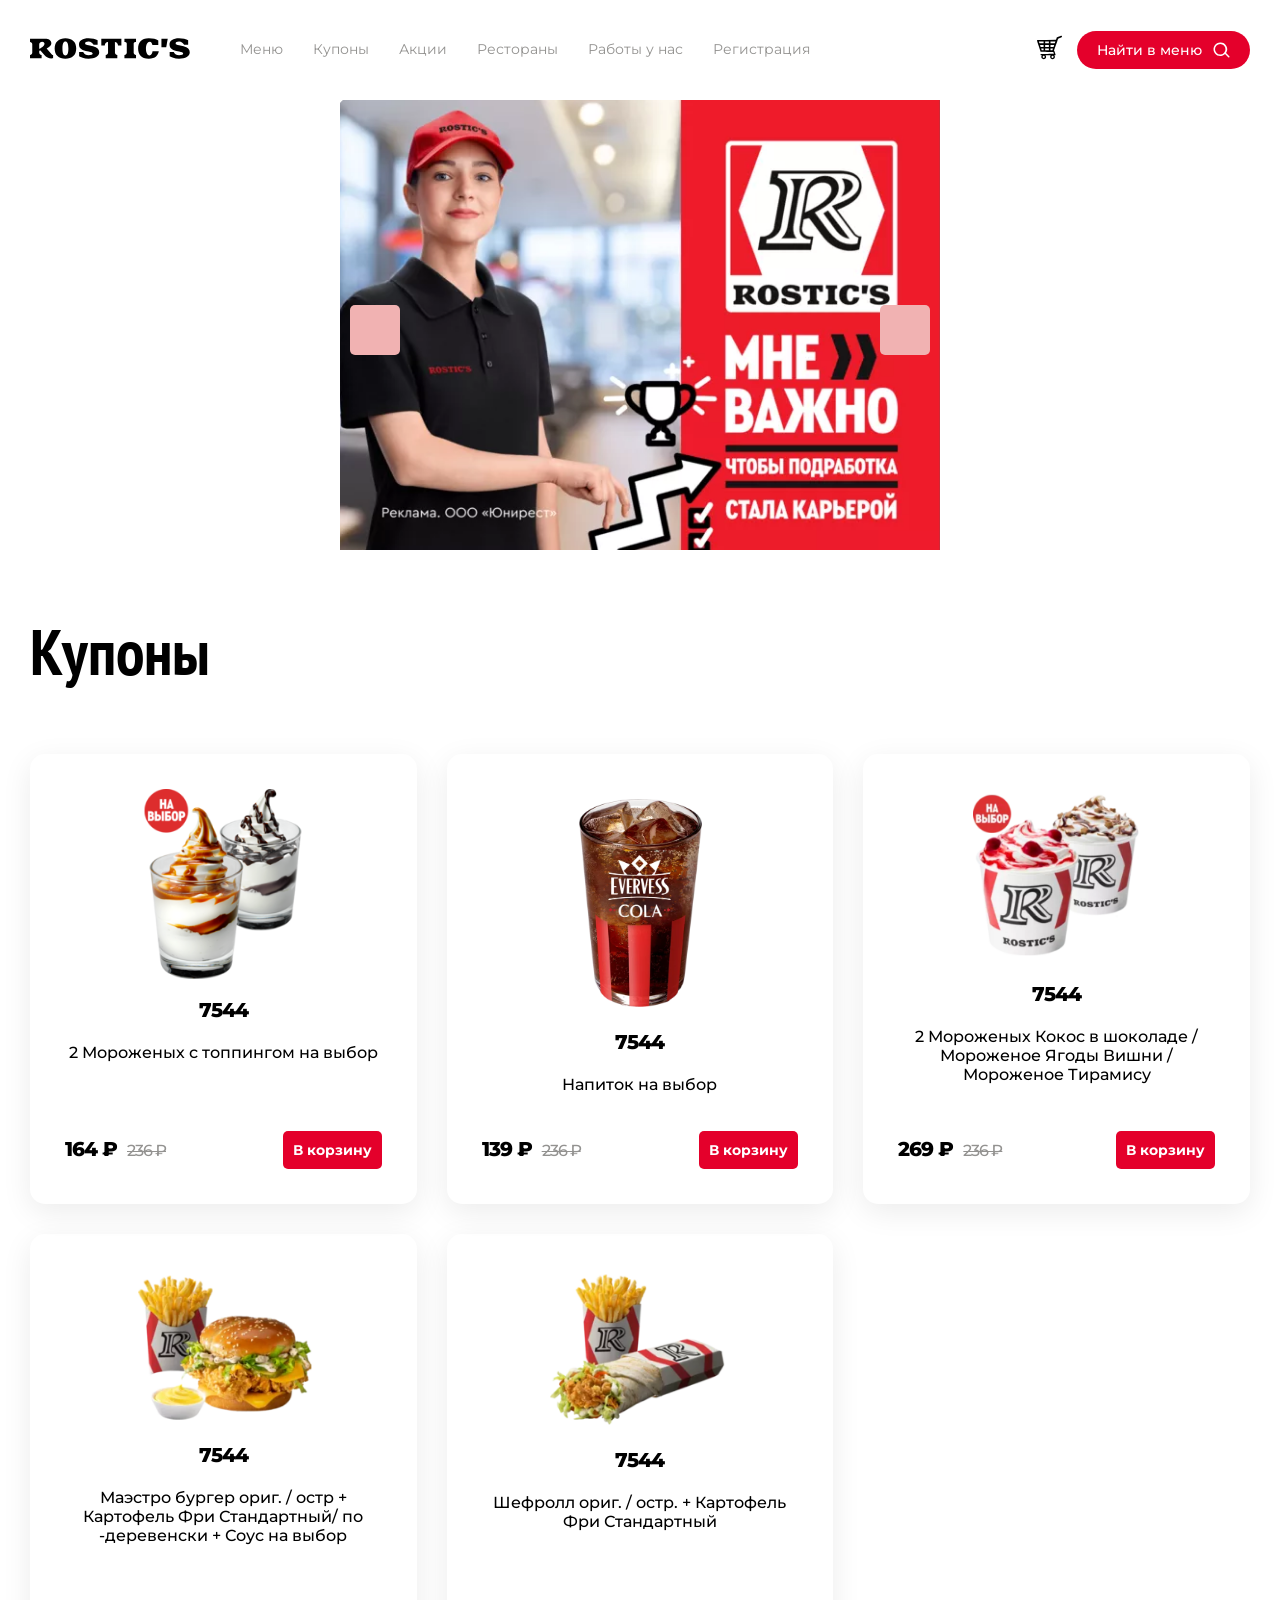
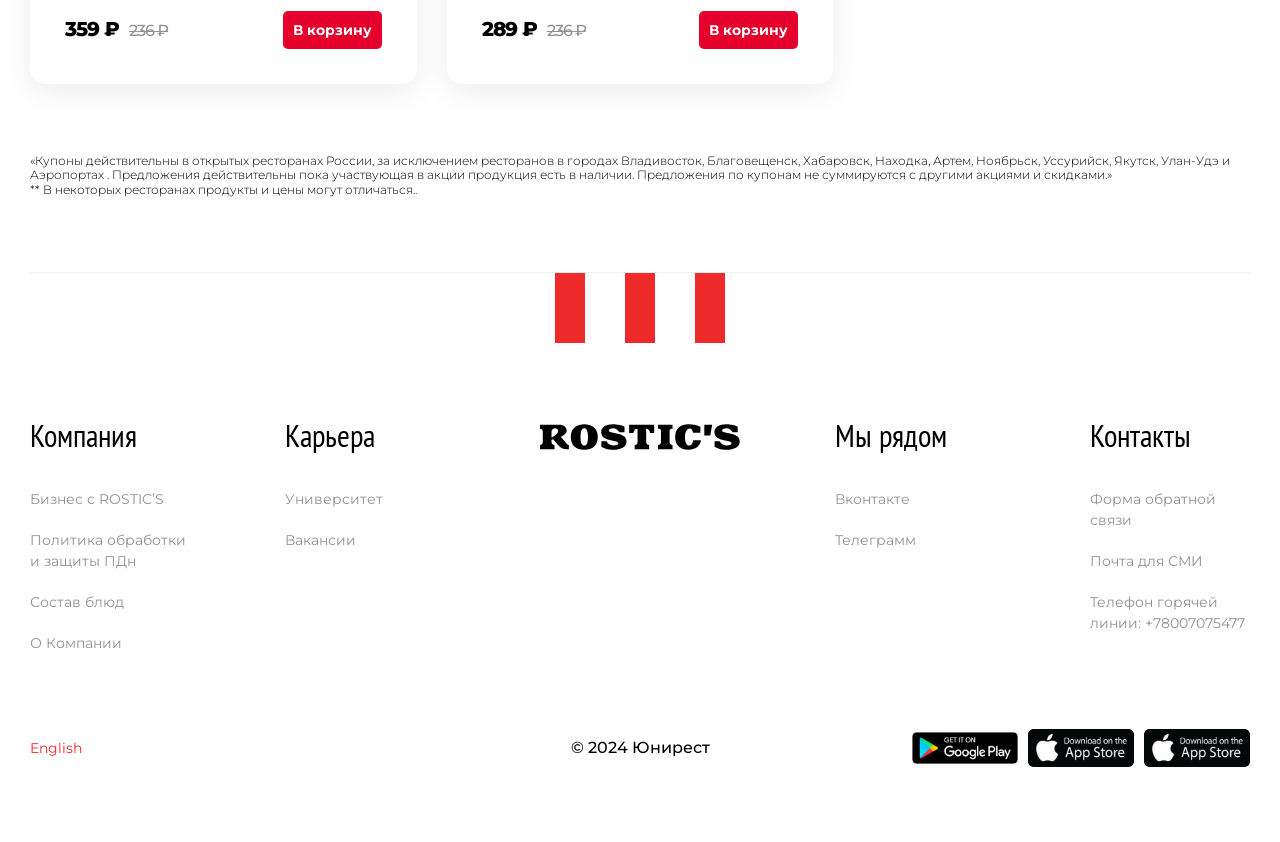
<file: index.html>
<!DOCTYPE html>
<html lang="ru">
<head>
    <meta charset="UTF-8">
    <meta name="viewport" content="width=device-width, initial-scale=1.0">
    <link rel="stylesheet" href="css/null.css">
    <link rel="stylesheet" href="css/style.css">
    <link rel="stylesheet" href="css/burger.css">
    <link rel="stylesheet" href="css/modal.css">
    <title>Document</title>
</head>
<body>
    <div class="wrapper">
        <header>
            <div class="header visible" id="header">
                <div class="header_section __container">
                    <div class="row">
                        <a href="index.html" class="header_logo">
                            <svg width="401" height="53" viewBox="0 0 401 53" fill="none"><path d="M88.6729 0.763672C72.6667 0.763672 61.7332 9.95125 61.7332 26.4334C61.7332 42.9155 71.9425 52.1727 88.6729 52.1727C105.403 52.1727 115.81 42.9149 115.81 26.4334C115.81 9.95191 105.535 0.763672 88.6729 0.763672ZM88.6729 43.6156C83.6665 43.6156 81.2961 37.9352 81.2961 26.4327C81.2961 14.9302 83.6671 9.03853 88.6729 9.03853C93.6788 9.03853 96.182 14.86 96.182 26.4327C96.182 38.0055 93.7449 43.6156 88.6729 43.6156Z" fill="#fff"></path><path d="M329.497 23.2775H341.418L345.239 1.81641H329.431L329.497 23.2775Z" fill="#fff"></path><path d="M299.236 43.6165C293.505 43.6165 290.607 35.9014 290.607 26.4336C290.607 16.9658 294.361 9.25003 300.026 9.25003C304.668 9.25003 306.346 14.9009 306.8 17.7906H321.565V6.09455C315.901 2.37739 308.589 0.694336 297.721 0.694336C278.422 0.694336 270.979 12.1962 270.979 26.4343C270.979 40.6723 278.422 52.0338 297.721 52.0338C314.619 52.0338 321.149 42.9748 322.803 33.2537H307.155C306.407 38.2918 304.471 43.6178 299.236 43.6178V43.6165Z" fill="#fff"></path><path d="M158 20.6125L146.67 18.0174C141.269 16.7549 138.107 16.1939 138.107 13.5285C138.107 10.8632 141.269 8.96953 146.67 8.96953C152.44 8.96953 156.126 12.3573 159.379 17.1591H169.46V5.81339C165.508 2.79767 154.377 0.693359 146.67 0.693359C131.849 0.693359 122.76 6.7248 122.76 15.913C122.76 25.1013 128.092 30.0245 139.82 32.4647L146.669 33.7974C153.717 35.1996 157.011 36.3925 157.011 39.0572C157.011 41.7219 153.652 43.3354 146.669 43.3354C140.366 43.3354 136.185 40.4194 133.3 35.1458H123.088V45.9305C127.567 48.8058 134.615 51.8924 146.669 51.8924C162.675 51.8924 173.477 46.0014 173.477 35.8315C173.477 27.9766 168.472 22.997 157.999 20.6125H158Z" fill="#fff"></path><path d="M178.712 18.4921H187.259C187.702 14.2566 191.09 9.83602 195.508 10.1628C195.51 10.1628 195.511 10.1628 195.513 10.1628L195.639 37.0943C195.639 39.9696 192.938 42.5647 189.975 42.5647H189.778V50.9105H218.825V42.5647H218.628C215.663 42.5647 212.963 39.9696 212.963 37.0943L212.831 10.1628C216.849 10.3734 220.34 13.8097 220.472 17.7375L220.495 18.4928H229.035V1.81641H178.712V18.4921Z" fill="#fff"></path><path d="M236.689 10.1625H238.402C240.773 10.1625 242.551 11.9859 242.551 14.4406V37.0946C242.551 39.9699 239.851 42.5651 236.887 42.5651H236.689V50.9108H265.736V42.5651H265.539C262.575 42.5651 259.875 39.9699 259.875 37.0946V14.44C259.875 11.9859 261.521 10.1618 263.892 10.1618H265.736V1.81543H236.689V10.1618V10.1625Z" fill="#fff"></path><path d="M54.1428 40.4604L41.6279 26.0832C49.334 22.6463 53.4841 18.7191 53.4841 13.3885C53.4841 5.25273 45.5795 1.81641 38.5321 1.81641H0V10.1628C2.96421 10.1628 5.5984 12.7579 5.5984 15.6332V37.0943C5.5984 39.9696 2.96355 42.5647 0 42.5647V50.9104H29.0606V42.5647H28.7843C25.8201 42.5647 23.1198 39.9696 23.1198 37.0943V31.9743L26.1495 31.1324L35.9634 42.4945C40.5082 47.7543 47.1615 51.3035 53.6163 51.3035C54.6921 51.3035 56.062 51.2359 57.8436 50.9531V42.5647C55.8321 42.5647 54.4938 40.8882 54.1434 40.4604H54.1428ZM23.1191 27.6961L23.053 16.124C23.053 11.565 26.873 9.18051 30.4298 9.18051C33.4595 9.18051 36.2921 10.9338 36.2921 14.5807C36.2921 20.332 27.0707 25.662 23.1185 27.6961H23.1191Z" fill="#fff"></path><path d="M384.963 20.6125L373.634 18.0174C368.232 16.7549 365.071 16.1939 365.071 13.5285C365.071 10.8632 368.232 8.96953 373.634 8.96953C379.404 8.96953 383.089 12.3573 386.342 17.1591H396.424V5.81339C392.472 2.79767 381.341 0.693359 373.634 0.693359C358.813 0.693359 349.724 6.7248 349.724 15.913C349.724 25.1013 355.056 30.0245 366.783 32.4647L373.633 33.7974C380.681 35.1996 383.975 36.3925 383.975 39.0572C383.975 41.7219 380.616 43.3354 373.633 43.3354C367.33 43.3354 363.149 40.4194 360.264 35.1458H350.052V45.9305C354.531 48.8058 361.579 51.8924 373.633 51.8924C389.639 51.8924 400.441 46.0014 400.441 35.8315C400.441 27.9766 395.435 22.997 384.963 20.6125H384.963Z" fill="#fff"></path></svg>
                        </a>
                        <nav class="menu none">
                            <a href="#">Меню</a>
                            <a href="#">Купоны</a>
                            <a href="#">Акции</a>
                            <a href="#">Рестораны</a>
                            <a href="#">Работы у нас</a>
                            <a href="reg.html">Регистрация</a>
                        </nav>
                    </div>
                    <div class="bottom_header flex_row">
                        <button class="burger-menu" id="burgerMenuBtn">&#9776;</button>
                        <button onclick="openModal(2)" class="cart_block none_media">
                            <svg xmlns="http://www.w3.org/2000/svg" version="1.0" width="512.000000pt" height="512.000000pt" viewBox="0 0 512.000000 512.000000" preserveAspectRatio="xMidYMid meet">

                                <g transform="translate(0.000000,512.000000) scale(0.100000,-0.100000)" fill="#000000" stroke="none">
                                <path d="M90 4948 c-49 -25 -90 -89 -90 -140 0 -44 30 -107 62 -129 17 -12 188 -84 380 -160 193 -75 354 -141 358 -146 3 -4 197 -557 429 -1227 l422 -1219 -35 -29 c-39 -32 -30 -11 -187 -446 -112 -312 -123 -357 -95 -411 25 -48 62 -64 154 -69 45 -3 82 -8 82 -12 0 -4 -8 -15 -19 -24 -35 -32 -81 -150 -93 -239 -10 -73 -9 -95 5 -153 26 -102 64 -171 137 -244 196 -196 487 -198 686 -5 99 97 147 213 147 352 -1 97 -28 189 -79 264 -19 28 -34 53 -34 55 0 2 239 4 531 4 l531 0 -24 -32 c-146 -192 -125 -469 48 -642 86 -86 228 -146 345 -146 164 1 340 103 423 245 98 167 86 387 -31 543 l-24 32 88 0 c64 0 97 5 122 18 100 50 105 181 10 237 -33 20 -54 20 -1362 23 -1286 2 -1328 3 -1322 21 3 10 36 102 73 205 l67 186 1258 0 c1242 0 1258 0 1297 20 26 13 47 34 60 60 29 57 710 2185 710 2218 0 44 -41 114 -80 137 -35 20 -51 20 -1919 25 l-1884 5 -79 224 c-83 238 -94 261 -134 287 -44 29 -807 326 -849 331 -29 3 -53 -2 -85 -19z m2270 -1343 l0 -185 -439 0 -439 0 -26 73 c-14 39 -43 123 -65 185 l-39 112 504 0 504 0 0 -185z m1088 3 l-3 -183 -377 -3 -378 -2 0 185 0 185 380 0 380 0 -2 -182z m1282 180 c0 -2 -27 -84 -59 -183 l-58 -180 -419 0 -419 0 -3 183 -2 182 480 0 c264 0 480 -1 480 -2z m-2370 -908 l0 -210 -310 0 c-170 0 -310 1 -310 3 0 1 -31 92 -70 202 -38 110 -70 203 -70 207 0 4 171 8 380 8 l380 0 0 -210z m1090 0 l0 -210 -380 0 -380 0 0 210 0 210 380 0 380 0 0 -210z m1050 201 c0 -5 -29 -98 -64 -207 l-64 -199 -301 -3 -301 -2 0 210 0 210 365 0 c202 0 365 -4 365 -9z m-2140 -916 l0 -175 -192 2 -193 3 -57 165 c-32 91 -58 168 -58 173 0 4 113 7 250 7 l250 0 0 -175z m1090 0 l0 -175 -380 0 -380 0 0 175 0 175 380 0 380 0 0 -175z m809 163 c0 -7 -24 -85 -52 -173 l-53 -160 -192 -3 -192 -2 0 175 0 175 245 0 c190 0 245 -3 244 -12z m-2231 -1484 c147 -61 178 -257 57 -362 -47 -42 -77 -53 -141 -53 -64 0 -110 18 -153 62 -44 44 -61 86 -61 154 0 154 157 258 298 199z m1844 -20 c50 -34 98 -119 98 -172 0 -123 -95 -223 -214 -224 -183 -2 -285 192 -181 342 63 91 206 118 297 54z"/>
                                </g>
                            </svg>
                        </button>
                        <div class="btn search_block">
                            <button onclick="openModal(0)" class="search-button flex_row">
                                Найти в меню
                                <svg class="search-icon" xmlns="http://www.w3.org/2000/svg" viewBox="0 0 24 24" width="24" height="24">
                                    <path d="M11 2a9 9 0 106.36 15.36l4.29 4.3a1 1 0 001.41-1.42l-4.3-4.29A9 9 0 0011 2zm0 2a7 7 0 110 14 7 7 0 010-14z" />
                                </svg>
                            </button>
                        </div>
                    </div>
                </div>
            </div>

            <!-- burger -->
            <nav class="fullscreen-menu" id="fullscreenMenu">
                <button class="close-btn" id="closeMenuBtn">&times;</button>

                <ul class="menu_burger">
                    <li><a href="#">Корзина</a></li>
                    <li><a href="#">Меню</a></li>
                    <li><a href="#">Купоны</a></li>
                    <li><a href="#">Акции</a></li>
                    <li><a href="#">Рестораны</a></li>
                    <li><a href="#">Компании</a></li>
                    <li><a href="#">Карьера</a></li>
                    <li><a href="#" style="color: black;">English</a></li>
                </ul>

                <div class="bottom_footer">
                    <div class="row bottom_footer_row bottom_footer_width">
                        <a href="">
                            <div class="bottom_footer_block">
                                <img src="img/Google-Play-Logo-PNG-Pic.png" class="img" alt="aer">
                            </div>
                        </a>
                        <a href="" class="bottom_footer_block">
                            <div class="bottom_footer_block">
                                <img src="img/kisspng-app-store-apple-download-logo-app-store-5b500d98b7efd5.2471397315319730167534.png" class="img" alt="aer">
                            </div>                        
                        </a>
                        <a href="">
                            <div class="bottom_footer_block">
                                <img src="img/kisspng-app-store-apple-download-logo-app-store-5b500d98b7efd5.2471397315319730167534.png" class="img" alt="aer">
                            </div>
                        </a>
                    </div>
                </div>
            </nav>
        </header>
                <!-- slide -->
                <div class="slider-container">
                    <div class="slider">
                      <img src="img/1.PNG">
                      <img src="img/2.PNG">
                      <img src="img/3.PNG">
                    </div>
                    <button class="prev-button" aria-label="Посмотреть предыдущий слайд"></button>
                    <button class="next-button" aria-label="Посмотреть следующий слайд"></button>
                  </div>
                <script src="js/slider.js"></script>


        <main class="main_blocks">
            <section>
                <div class="__container">
                    <h1 class="title_section none">Купоны</h1>

                    <div class="coupons_container">
                        <div onclick="openModal(1)" class="coupon_block flex_center flex_column">
                            <div class="coupon_block_img">
                                <img src="img/ice_cream.png" class="img" alt="img">
                            </div>
                            <div class="coupon_block_content flex_center flex_column">
                                <p class="bold">7544</p>
                                <div class="coupon_block_text">
                                    <p>2 Мороженых с топпингом на выбор</p>
                                </div>
                                <div class="coupon_bottom_block flex_row">
                                    <div>
                                        <p class="bold price_new">164 ₽</p>
                                    </div>
                                    <button class="btn_red none_media"><span>В корзину</span></button>
                                    <button class="plus_btn btn_red flex_center">
                                        <svg width="13" height="13" viewBox="0 0 13 13" fill="bla"><path fill-rule="evenodd" clip-rule="evenodd" d="M5 5V1.25C5 0.559644 5.55964 0 6.25 0C6.94036 0 7.5 0.559644 7.5 1.25V5H11.25C11.9404 5 12.5 5.55964 12.5 6.25C12.5 6.94036 11.9404 7.5 11.25 7.5H7.5V11.25C7.5 11.9404 6.94036 12.5 6.25 12.5C5.55964 12.5 5 11.9404 5 11.25V7.5H1.25C0.559644 7.5 0 6.94036 0 6.25C0 5.55964 0.559644 5 1.25 5H5Z" fill="white"></path></svg>
                                    </button>
                                </div>
                            </div>
                        </div>
                        <div onclick="openModal(1)" class="coupon_block flex_center flex_column">
                            <div class="coupon_block_img">
                                <img src="img/напиток.PNG" class="img" alt="img">
                            </div>
                            <div class="coupon_block_content flex_center flex_column">
                                <p class="bold">7544</p>
                                <div class="coupon_block_text">
                                    <p>Напиток на выбор</p>
                                </div>
                                <div class="coupon_bottom_block flex_row">
                                    <div>
                                        <p class="bold price_new">139 ₽</p>
                                    </div>
                                    <button class="btn_red none_media"><span>В корзину</span></button>
                                    <button class="plus_btn btn_red flex_center">
                                        <svg width="13" height="13" viewBox="0 0 13 13" fill="bla"><path fill-rule="evenodd" clip-rule="evenodd" d="M5 5V1.25C5 0.559644 5.55964 0 6.25 0C6.94036 0 7.5 0.559644 7.5 1.25V5H11.25C11.9404 5 12.5 5.55964 12.5 6.25C12.5 6.94036 11.9404 7.5 11.25 7.5H7.5V11.25C7.5 11.9404 6.94036 12.5 6.25 12.5C5.55964 12.5 5 11.9404 5 11.25V7.5H1.25C0.559644 7.5 0 6.94036 0 6.25C0 5.55964 0.559644 5 1.25 5H5Z" fill="white"></path></svg>
                                    </button>
                                </div>
                            </div>
                        </div>
                        <div onclick="openModal(1)" class="coupon_block flex_center flex_column">
                            <div class="coupon_block_img">
                                <img src="img/вишня.PNG" class="img" alt="img">
                            </div>
                            <div class="coupon_block_content flex_center flex_column">
                                <p class="bold">7544</p>
                                <div class="coupon_block_text">
                                    <p>2 Мороженых Кокос в шоколаде / Мороженое Ягоды Вишни / Мороженое Тирамису</p>
                                </div>                                
                                <div class="coupon_bottom_block flex_row">
                                    <div>
                                        <p class="bold price_new">269 ₽</p>
                                    </div>
                                    <button class="btn_red none_media"><span>В корзину</span></button>
                                    <button class="plus_btn btn_red flex_center">
                                        <svg width="13" height="13" viewBox="0 0 13 13" fill="bla"><path fill-rule="evenodd" clip-rule="evenodd" d="M5 5V1.25C5 0.559644 5.55964 0 6.25 0C6.94036 0 7.5 0.559644 7.5 1.25V5H11.25C11.9404 5 12.5 5.55964 12.5 6.25C12.5 6.94036 11.9404 7.5 11.25 7.5H7.5V11.25C7.5 11.9404 6.94036 12.5 6.25 12.5C5.55964 12.5 5 11.9404 5 11.25V7.5H1.25C0.559644 7.5 0 6.94036 0 6.25C0 5.55964 0.559644 5 1.25 5H5Z" fill="white"></path></svg>
                                    </button>
                                </div>
                            </div>
                        </div>
                        <div onclick="openModal(1)" class="coupon_block flex_center flex_column">
                            <div class="coupon_block_img">
                                <img src="img/маэстро.PNG" class="img" alt="img">
                            </div>
                            <div class="coupon_block_content flex_center flex_column">
                                <p class="bold">7544</p>
                                <div class="coupon_block_text">
                                    <p>Маэстро бургер ориг. / остр + Картофель Фри Стандартный/ по -деревенски + Соус на выбор</p>
                                </div>
                                <div class="coupon_bottom_block flex_row">
                                    <div>
                                        <p class="bold price_new">359 ₽</p>
                                    </div>
                                    <button class="btn_red none_media"><span>В корзину</span></button>
                                    <button class="plus_btn btn_red flex_center">
                                        <svg width="13" height="13" viewBox="0 0 13 13" fill="bla"><path fill-rule="evenodd" clip-rule="evenodd" d="M5 5V1.25C5 0.559644 5.55964 0 6.25 0C6.94036 0 7.5 0.559644 7.5 1.25V5H11.25C11.9404 5 12.5 5.55964 12.5 6.25C12.5 6.94036 11.9404 7.5 11.25 7.5H7.5V11.25C7.5 11.9404 6.94036 12.5 6.25 12.5C5.55964 12.5 5 11.9404 5 11.25V7.5H1.25C0.559644 7.5 0 6.94036 0 6.25C0 5.55964 0.559644 5 1.25 5H5Z" fill="white"></path></svg>
                                    </button>
                                </div>
                            </div>
                        </div>
                        <div onclick="openModal(1)" class="coupon_block flex_center flex_column">
                            <div class="coupon_block_img">
                                <img src="img/шефролл.PNG" class="img" alt="img">
                            </div>
                            <div class="coupon_block_content flex_center flex_column">
                                <p class="bold">7544</p>
                                <div class="coupon_block_text">
                                    <p>Шефролл ориг. / остр. + Картофель Фри Стандартный</p>
                                </div>                                
                                <div class="coupon_bottom_block flex_row">
                                    <div>
                                        <p class="bold price_new">289 ₽</p>
                                    </div>
                                    <button class="btn_red none_media"><span>В корзину</span></button>
                                    <button class="plus_btn btn_red flex_center">
                                        <svg width="13" height="13" viewBox="0 0 13 13" fill="bla"><path fill-rule="evenodd" clip-rule="evenodd" d="M5 5V1.25C5 0.559644 5.55964 0 6.25 0C6.94036 0 7.5 0.559644 7.5 1.25V5H11.25C11.9404 5 12.5 5.55964 12.5 6.25C12.5 6.94036 11.9404 7.5 11.25 7.5H7.5V11.25C7.5 11.9404 6.94036 12.5 6.25 12.5C5.55964 12.5 5 11.9404 5 11.25V7.5H1.25C0.559644 7.5 0 6.94036 0 6.25C0 5.55964 0.559644 5 1.25 5H5Z" fill="white"></path></svg>
                                    </button>
                                </div>
                            </div>
                        </div>
                    </div>
                </div>
            </section>

            <section>
                <div class="info_coupon_section __container flex_column">
                    <p class="little">
                        «Купоны действительны в открытых ресторанах России, за исключением ресторанов в городах Владивосток, Благовещенск, Хабаровск, Находка, Артем, Ноябрьск, Уссурийск, Якутск, Улан-Удэ и Аэропортах . Предложения действительны пока участвующая в акции продукция есть в наличии. Предложения по купонам не суммируются с другими акциями и скидками.»
                    </p>
                    <p class="little">** В некоторых ресторанах продукты и цены могут отличаться..</p>
                </div>
            </section>

            <!-- modal -->
            <div id="myModal" class="modal">
                <div class="modal-content" id="modalBody">
                </div>
            </div>
        </main>

        <footer>
            <div class="__container">
                <div class="sign_blocks title_section">
                    <div class="sign_blocks_column"></div>
                    <div class="sign_blocks_column"></div>
                    <div class="sign_blocks_column"></div>
                </div>
                <div class="row_footer">
                    <div class="row_footer_block">
                        <h3 class="title_footer">Компания</h3>
                        <nav class="menu_footer">
                            <a href="">Бизнес с ROSTIC’S</a>
                            <a href="">Политика обработки и защиты ПДн</a>
                            <a href="">Состав блюд</a>
                            <a href="">О Компании</a>
                        </nav>
                    </div>
                    <div class="row_footer_block">
                        <h3 class="title_footer">Карьера</h3>
                        <nav class="menu_footer">
                            <a href="">Университет</a>
                            <a href="">Вакансии</a>
                        </nav>
                    </div>
                    <a href="index.html" class="header_logo none row_footer_logo">
                        <svg width="401" height="53" viewBox="0 0 401 53" fill="none"><path d="M88.6729 0.763672C72.6667 0.763672 61.7332 9.95125 61.7332 26.4334C61.7332 42.9155 71.9425 52.1727 88.6729 52.1727C105.403 52.1727 115.81 42.9149 115.81 26.4334C115.81 9.95191 105.535 0.763672 88.6729 0.763672ZM88.6729 43.6156C83.6665 43.6156 81.2961 37.9352 81.2961 26.4327C81.2961 14.9302 83.6671 9.03853 88.6729 9.03853C93.6788 9.03853 96.182 14.86 96.182 26.4327C96.182 38.0055 93.7449 43.6156 88.6729 43.6156Z" fill="#fff"></path><path d="M329.497 23.2775H341.418L345.239 1.81641H329.431L329.497 23.2775Z" fill="#fff"></path><path d="M299.236 43.6165C293.505 43.6165 290.607 35.9014 290.607 26.4336C290.607 16.9658 294.361 9.25003 300.026 9.25003C304.668 9.25003 306.346 14.9009 306.8 17.7906H321.565V6.09455C315.901 2.37739 308.589 0.694336 297.721 0.694336C278.422 0.694336 270.979 12.1962 270.979 26.4343C270.979 40.6723 278.422 52.0338 297.721 52.0338C314.619 52.0338 321.149 42.9748 322.803 33.2537H307.155C306.407 38.2918 304.471 43.6178 299.236 43.6178V43.6165Z" fill="#fff"></path><path d="M158 20.6125L146.67 18.0174C141.269 16.7549 138.107 16.1939 138.107 13.5285C138.107 10.8632 141.269 8.96953 146.67 8.96953C152.44 8.96953 156.126 12.3573 159.379 17.1591H169.46V5.81339C165.508 2.79767 154.377 0.693359 146.67 0.693359C131.849 0.693359 122.76 6.7248 122.76 15.913C122.76 25.1013 128.092 30.0245 139.82 32.4647L146.669 33.7974C153.717 35.1996 157.011 36.3925 157.011 39.0572C157.011 41.7219 153.652 43.3354 146.669 43.3354C140.366 43.3354 136.185 40.4194 133.3 35.1458H123.088V45.9305C127.567 48.8058 134.615 51.8924 146.669 51.8924C162.675 51.8924 173.477 46.0014 173.477 35.8315C173.477 27.9766 168.472 22.997 157.999 20.6125H158Z" fill="#fff"></path><path d="M178.712 18.4921H187.259C187.702 14.2566 191.09 9.83602 195.508 10.1628C195.51 10.1628 195.511 10.1628 195.513 10.1628L195.639 37.0943C195.639 39.9696 192.938 42.5647 189.975 42.5647H189.778V50.9105H218.825V42.5647H218.628C215.663 42.5647 212.963 39.9696 212.963 37.0943L212.831 10.1628C216.849 10.3734 220.34 13.8097 220.472 17.7375L220.495 18.4928H229.035V1.81641H178.712V18.4921Z" fill="#fff"></path><path d="M236.689 10.1625H238.402C240.773 10.1625 242.551 11.9859 242.551 14.4406V37.0946C242.551 39.9699 239.851 42.5651 236.887 42.5651H236.689V50.9108H265.736V42.5651H265.539C262.575 42.5651 259.875 39.9699 259.875 37.0946V14.44C259.875 11.9859 261.521 10.1618 263.892 10.1618H265.736V1.81543H236.689V10.1618V10.1625Z" fill="#fff"></path><path d="M54.1428 40.4604L41.6279 26.0832C49.334 22.6463 53.4841 18.7191 53.4841 13.3885C53.4841 5.25273 45.5795 1.81641 38.5321 1.81641H0V10.1628C2.96421 10.1628 5.5984 12.7579 5.5984 15.6332V37.0943C5.5984 39.9696 2.96355 42.5647 0 42.5647V50.9104H29.0606V42.5647H28.7843C25.8201 42.5647 23.1198 39.9696 23.1198 37.0943V31.9743L26.1495 31.1324L35.9634 42.4945C40.5082 47.7543 47.1615 51.3035 53.6163 51.3035C54.6921 51.3035 56.062 51.2359 57.8436 50.9531V42.5647C55.8321 42.5647 54.4938 40.8882 54.1434 40.4604H54.1428ZM23.1191 27.6961L23.053 16.124C23.053 11.565 26.873 9.18051 30.4298 9.18051C33.4595 9.18051 36.2921 10.9338 36.2921 14.5807C36.2921 20.332 27.0707 25.662 23.1185 27.6961H23.1191Z" fill="#fff"></path><path d="M384.963 20.6125L373.634 18.0174C368.232 16.7549 365.071 16.1939 365.071 13.5285C365.071 10.8632 368.232 8.96953 373.634 8.96953C379.404 8.96953 383.089 12.3573 386.342 17.1591H396.424V5.81339C392.472 2.79767 381.341 0.693359 373.634 0.693359C358.813 0.693359 349.724 6.7248 349.724 15.913C349.724 25.1013 355.056 30.0245 366.783 32.4647L373.633 33.7974C380.681 35.1996 383.975 36.3925 383.975 39.0572C383.975 41.7219 380.616 43.3354 373.633 43.3354C367.33 43.3354 363.149 40.4194 360.264 35.1458H350.052V45.9305C354.531 48.8058 361.579 51.8924 373.633 51.8924C389.639 51.8924 400.441 46.0014 400.441 35.8315C400.441 27.9766 395.435 22.997 384.963 20.6125H384.963Z" fill="#fff"></path></svg>
                    </a>
                    <div class="row_footer_block">
                        <h3 class="title_footer">Мы рядом</h3>
                        <nav class="menu_footer">
                            <a href="">Вконтакте</a>
                            <a href="">Телеграмм</a>
                        </nav>
                    </div>
                    <div class="row_footer_block">
                        <h3 class="title_footer">Контакты</h3>
                        <nav class="menu_footer">
                            <a href="">Форма обратной связи</a>
                            <a href="">Почта для СМИ</a>
                            <a href="">Телефон горячей линии: +78007075477</a>
                        </nav>
                    </div>
                </div>
                <div class="bottom_footer">
                    <div class="bottom_footer_width red_color none">
                        <a href="">English</a>
                    </div>
                    <p>© 2024 Юнирест</p>
                    <div class="row bottom_footer_row bottom_footer_width">
                        <a href="">
                            <div class="bottom_footer_block">
                                <img src="img/Google-Play-Logo-PNG-Pic.png" class="img" alt="aer">
                            </div>
                        </a>
                        <a href="" class="bottom_footer_block">
                            <div class="bottom_footer_block">
                                <img src="img/kisspng-app-store-apple-download-logo-app-store-5b500d98b7efd5.2471397315319730167534.png" class="img" alt="aer">
                            </div>                        </a>
                        <a href="">
                            <div class="bottom_footer_block">
                                <img src="img/kisspng-app-store-apple-download-logo-app-store-5b500d98b7efd5.2471397315319730167534.png" class="img" alt="aer">
                            </div>
                        </a>
                    </div>
                </div>
            </div>
        </footer>
    </div>

    <script src="js/modal.js"></script>
    <script src="js/foooter.js"></script>
    <script src="js/burger.js"></script>
    <script src="js/header.js"></script>
    <script src="js/choice.js"></script>
    <script src="js/counter.js"></script>
    
</body>
</html>
</file>
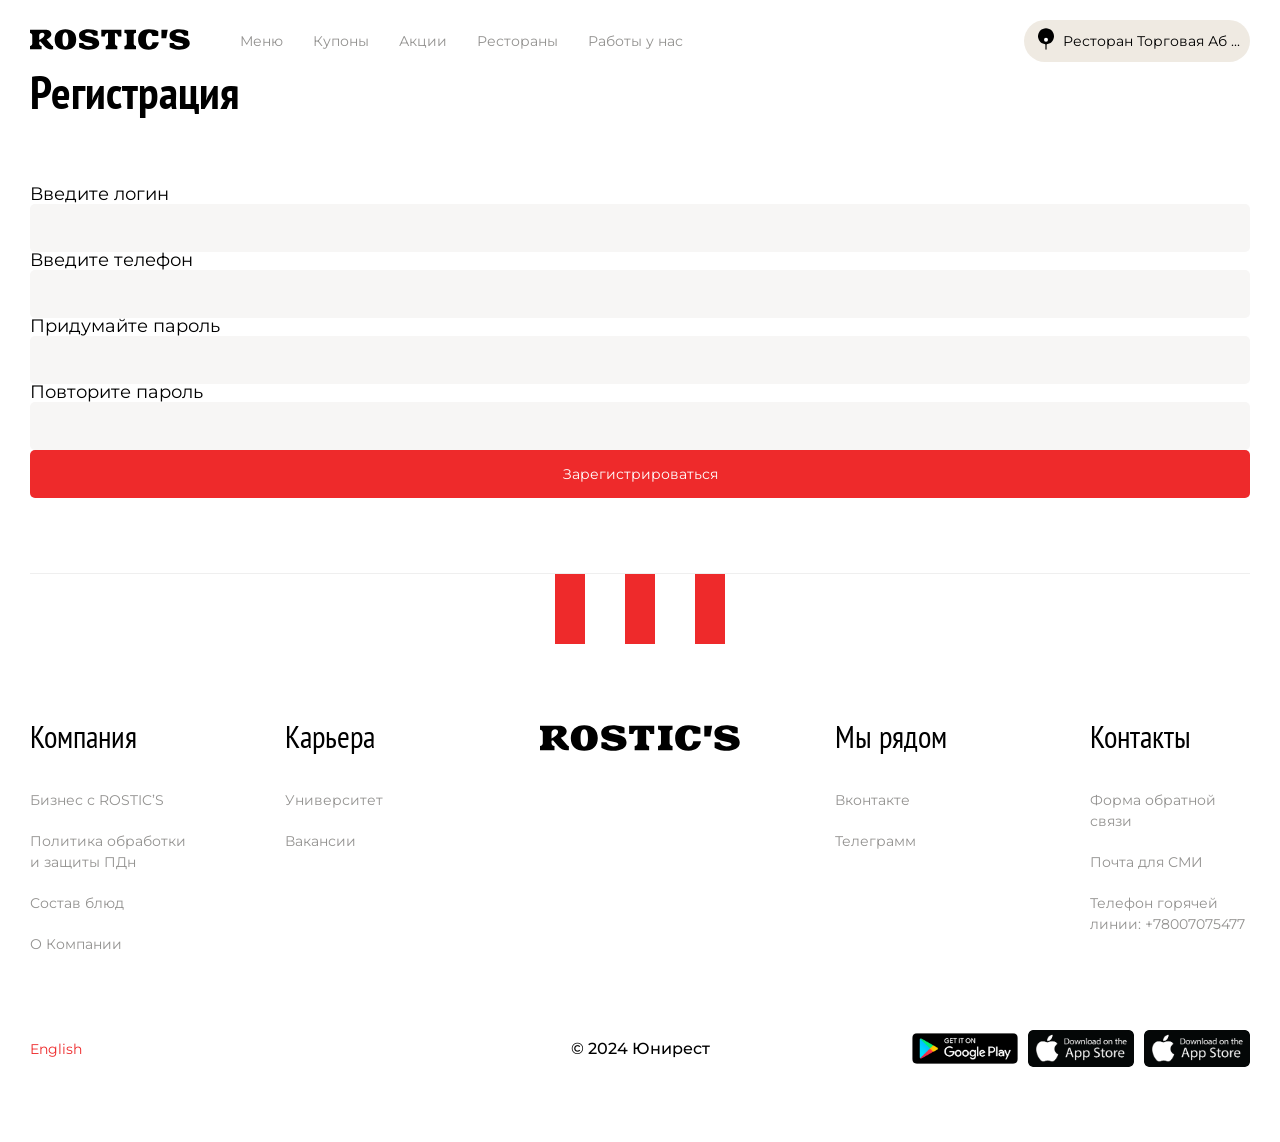
<file: reg.html>
<!DOCTYPE html>
<html lang="ru">
<head>
    <meta charset="UTF-8">
    <meta name="viewport" content="width=device-width, initial-scale=1.0">
    <link rel="stylesheet" href="css/null.css">
    <link rel="stylesheet" href="css/style.css">
    <link rel="stylesheet" href="css/burger.css">
    <title>Document</title>
</head>
<body>
    <div class="wrapper">
        <header>
            <div class="header visible" id="header">
                <div class="header_section __container">
                    <div class="row">
                        <a href="index.html" class="header_logo">
                            <svg width="401" height="53" viewBox="0 0 401 53" fill="none"><path d="M88.6729 0.763672C72.6667 0.763672 61.7332 9.95125 61.7332 26.4334C61.7332 42.9155 71.9425 52.1727 88.6729 52.1727C105.403 52.1727 115.81 42.9149 115.81 26.4334C115.81 9.95191 105.535 0.763672 88.6729 0.763672ZM88.6729 43.6156C83.6665 43.6156 81.2961 37.9352 81.2961 26.4327C81.2961 14.9302 83.6671 9.03853 88.6729 9.03853C93.6788 9.03853 96.182 14.86 96.182 26.4327C96.182 38.0055 93.7449 43.6156 88.6729 43.6156Z" fill="#fff"></path><path d="M329.497 23.2775H341.418L345.239 1.81641H329.431L329.497 23.2775Z" fill="#fff"></path><path d="M299.236 43.6165C293.505 43.6165 290.607 35.9014 290.607 26.4336C290.607 16.9658 294.361 9.25003 300.026 9.25003C304.668 9.25003 306.346 14.9009 306.8 17.7906H321.565V6.09455C315.901 2.37739 308.589 0.694336 297.721 0.694336C278.422 0.694336 270.979 12.1962 270.979 26.4343C270.979 40.6723 278.422 52.0338 297.721 52.0338C314.619 52.0338 321.149 42.9748 322.803 33.2537H307.155C306.407 38.2918 304.471 43.6178 299.236 43.6178V43.6165Z" fill="#fff"></path><path d="M158 20.6125L146.67 18.0174C141.269 16.7549 138.107 16.1939 138.107 13.5285C138.107 10.8632 141.269 8.96953 146.67 8.96953C152.44 8.96953 156.126 12.3573 159.379 17.1591H169.46V5.81339C165.508 2.79767 154.377 0.693359 146.67 0.693359C131.849 0.693359 122.76 6.7248 122.76 15.913C122.76 25.1013 128.092 30.0245 139.82 32.4647L146.669 33.7974C153.717 35.1996 157.011 36.3925 157.011 39.0572C157.011 41.7219 153.652 43.3354 146.669 43.3354C140.366 43.3354 136.185 40.4194 133.3 35.1458H123.088V45.9305C127.567 48.8058 134.615 51.8924 146.669 51.8924C162.675 51.8924 173.477 46.0014 173.477 35.8315C173.477 27.9766 168.472 22.997 157.999 20.6125H158Z" fill="#fff"></path><path d="M178.712 18.4921H187.259C187.702 14.2566 191.09 9.83602 195.508 10.1628C195.51 10.1628 195.511 10.1628 195.513 10.1628L195.639 37.0943C195.639 39.9696 192.938 42.5647 189.975 42.5647H189.778V50.9105H218.825V42.5647H218.628C215.663 42.5647 212.963 39.9696 212.963 37.0943L212.831 10.1628C216.849 10.3734 220.34 13.8097 220.472 17.7375L220.495 18.4928H229.035V1.81641H178.712V18.4921Z" fill="#fff"></path><path d="M236.689 10.1625H238.402C240.773 10.1625 242.551 11.9859 242.551 14.4406V37.0946C242.551 39.9699 239.851 42.5651 236.887 42.5651H236.689V50.9108H265.736V42.5651H265.539C262.575 42.5651 259.875 39.9699 259.875 37.0946V14.44C259.875 11.9859 261.521 10.1618 263.892 10.1618H265.736V1.81543H236.689V10.1618V10.1625Z" fill="#fff"></path><path d="M54.1428 40.4604L41.6279 26.0832C49.334 22.6463 53.4841 18.7191 53.4841 13.3885C53.4841 5.25273 45.5795 1.81641 38.5321 1.81641H0V10.1628C2.96421 10.1628 5.5984 12.7579 5.5984 15.6332V37.0943C5.5984 39.9696 2.96355 42.5647 0 42.5647V50.9104H29.0606V42.5647H28.7843C25.8201 42.5647 23.1198 39.9696 23.1198 37.0943V31.9743L26.1495 31.1324L35.9634 42.4945C40.5082 47.7543 47.1615 51.3035 53.6163 51.3035C54.6921 51.3035 56.062 51.2359 57.8436 50.9531V42.5647C55.8321 42.5647 54.4938 40.8882 54.1434 40.4604H54.1428ZM23.1191 27.6961L23.053 16.124C23.053 11.565 26.873 9.18051 30.4298 9.18051C33.4595 9.18051 36.2921 10.9338 36.2921 14.5807C36.2921 20.332 27.0707 25.662 23.1185 27.6961H23.1191Z" fill="#fff"></path><path d="M384.963 20.6125L373.634 18.0174C368.232 16.7549 365.071 16.1939 365.071 13.5285C365.071 10.8632 368.232 8.96953 373.634 8.96953C379.404 8.96953 383.089 12.3573 386.342 17.1591H396.424V5.81339C392.472 2.79767 381.341 0.693359 373.634 0.693359C358.813 0.693359 349.724 6.7248 349.724 15.913C349.724 25.1013 355.056 30.0245 366.783 32.4647L373.633 33.7974C380.681 35.1996 383.975 36.3925 383.975 39.0572C383.975 41.7219 380.616 43.3354 373.633 43.3354C367.33 43.3354 363.149 40.4194 360.264 35.1458H350.052V45.9305C354.531 48.8058 361.579 51.8924 373.633 51.8924C389.639 51.8924 400.441 46.0014 400.441 35.8315C400.441 27.9766 395.435 22.997 384.963 20.6125H384.963Z" fill="#fff"></path></svg>
                        </a>
                        <nav class="menu none">
                            <a href="#">Меню</a>
                            <a href="#">Купоны</a>
                            <a href="#">Акции</a>
                            <a href="#">Рестораны</a>
                            <a href="#">Работы у нас</a>
                        </nav>
                    </div>
                    <div class="bottom_header">
                        <button class="burger-menu" id="burgerMenuBtn">&#9776;</button>
                        <button id="openModalBtn" class="btn btn_header">
                            <div><svg width="24" height="24" viewBox="0 0 24 24" fill="none"><rect x="11.333" y="16.666" width="1.33333" height="6" rx="0.666667" fill="#191817"></rect><path d="M20 9.33203C20 13.7503 16.4183 17.332 12 17.332C7.58172 17.332 4 13.7503 4 9.33203C4 4.91375 7.58172 1.33203 12 1.33203C16.4183 1.33203 20 4.91375 20 9.33203Z" fill="#191817"></path><circle cx="12" cy="12.666" r="2" fill="white"></circle></svg></div>
                            Ресторан Торговая Аб ...
                        </button>
                    </div>
                </div>
            </div>

            <!-- burger -->
            <nav class="fullscreen-menu" id="fullscreenMenu">
                <button class="close-btn" id="closeMenuBtn">&times;</button>
                <ul class="menu_burger">
                    <li><a href="#">Меню</a></li>
                    <li><a href="#">Купоны</a></li>
                    <li><a href="#">Акции</a></li>
                    <li><a href="#">Рестораны</a></li>
                    <li><a href="#">Компании</a></li>
                    <li><a href="#">Карьера</a></li>
                    <li><a href="#" style="color: black;">English</a></li>
                </ul>

                <div class="bottom_footer">
                    <div class="row bottom_footer_row bottom_footer_width">
                        <a href="">
                            <div class="bottom_footer_block">
                                <img src="img/Google-Play-Logo-PNG-Pic.png" class="img" alt="aer">
                            </div>
                        </a>
                        <a href="" class="bottom_footer_block">
                            <div class="bottom_footer_block">
                                <img src="img/kisspng-app-store-apple-download-logo-app-store-5b500d98b7efd5.2471397315319730167534.png" class="img" alt="aer">
                            </div>                        
                        </a>
                        <a href="">
                            <div class="bottom_footer_block">
                                <img src="img/kisspng-app-store-apple-download-logo-app-store-5b500d98b7efd5.2471397315319730167534.png" class="img" alt="aer">
                            </div>
                        </a>
                    </div>
                </div>
            </nav>
        </header>

        <main class="main_blocks">
            <section>
                <div class="__container">
                    <h2 class="title_section title_center">Регистрация</h2>

                    <form action="#" method="post" class="form flex_column" id="registrationForm">
                        <div class="flex_column form_pole">
                            <label for="login">Введите логин</label>
                            <input type="text" name="login" class="input_form" id="login">
                            <div class="error" id="loginError"></div>
                        </div>
                        <div class="flex_column form_pole">
                            <label for="tel">Введите телефон</label>
                            <input type="tel" name="tel" class="input_form" id="tel">
                            <div class="error" id="telError"></div>
                        </div>
                        <div class="flex_column form_pole">
                            <label for="pass">Придумайте пароль</label>
                            <input type="password" name="pass" class="input_form" id="pass">
                            <div class="error" id="passError"></div>
                        </div>
                        <div class="flex_column form_pole">
                            <label for="reset_pass">Повторите пароль</label>
                            <input type="password" name="reset_pass" class="input_form" id="reset_pass">
                            <div class="error" id="resetPassError"></div>
                        </div>
                        <button type="submit" class="input_red form_submit">Зарегистрироваться</button>
                    </form>
                </div>
            </section>

            <!-- modal -->

            <div id="myModal" class="modal">
                <div class="modal-content">
                    <div class="btns_block">
                        <div class="btn_modal active_modal_title" id="deliveryBtn"> 
                            <h2 class="modal-title">Доставка</h2>
                        </div>
                        <div class="point"></div>
                        <div class="btn_modal" id="restaurantBtn">
                            <h2 class="modal-title">В рестораны</h2>
                        </div>
                        <span class="close">&times;</span>
                    </div>
                    
                    <form action="" class="search_adres" id="searchForm">
                        <input type="text" name="adres" class="input" placeholder="Улица и дом*">
                        <button type="submit" class="input_submit">Доставить сюда</button>
                    </form>
            
                    <div id="modalMessage" class="warning_block none_all">
                        <h2>Извините, по этому адресу в данный момент доставка невозможна</h2>
                        <p>Но вы можете оформить заказ на вкладке “В ресторане” и навестить нас</p>
                        <button class="input input_red">Выбрать самовывоз</button>
                    </div>
                    <div class="map none_all"  id="mapBlock">
                        <iframe src="https://yandex.ru/map-widget/v1/?um=constructor%3A8ac33a6f34a5781fbac41066533d5546a8a4066183c104f200f50b7cd52d8feb&amp;source=constructor" width="100%" height="100%" frameborder="0"></iframe>
                    </div>
                </div>
            </div>
        </main>

        <footer>
            <div class="__container">
                <div class="sign_blocks title_section">
                    <div class="sign_blocks_column"></div>
                    <div class="sign_blocks_column"></div>
                    <div class="sign_blocks_column"></div>
                </div>
                <div class="row_footer">
                    <div class="row_footer_block">
                        <h3 class="title_footer">Компания</h3>
                        <nav class="menu_footer">
                            <a href="">Бизнес с ROSTIC’S</a>
                            <a href="">Политика обработки и защиты ПДн</a>
                            <a href="">Состав блюд</a>
                            <a href="">О Компании</a>
                        </nav>
                    </div>
                    <div class="row_footer_block">
                        <h3 class="title_footer">Карьера</h3>
                        <nav class="menu_footer">
                            <a href="">Университет</a>
                            <a href="">Вакансии</a>
                        </nav>
                    </div>
                    <a href="index.html" class="header_logo none row_footer_logo">
                        <svg width="401" height="53" viewBox="0 0 401 53" fill="none"><path d="M88.6729 0.763672C72.6667 0.763672 61.7332 9.95125 61.7332 26.4334C61.7332 42.9155 71.9425 52.1727 88.6729 52.1727C105.403 52.1727 115.81 42.9149 115.81 26.4334C115.81 9.95191 105.535 0.763672 88.6729 0.763672ZM88.6729 43.6156C83.6665 43.6156 81.2961 37.9352 81.2961 26.4327C81.2961 14.9302 83.6671 9.03853 88.6729 9.03853C93.6788 9.03853 96.182 14.86 96.182 26.4327C96.182 38.0055 93.7449 43.6156 88.6729 43.6156Z" fill="#fff"></path><path d="M329.497 23.2775H341.418L345.239 1.81641H329.431L329.497 23.2775Z" fill="#fff"></path><path d="M299.236 43.6165C293.505 43.6165 290.607 35.9014 290.607 26.4336C290.607 16.9658 294.361 9.25003 300.026 9.25003C304.668 9.25003 306.346 14.9009 306.8 17.7906H321.565V6.09455C315.901 2.37739 308.589 0.694336 297.721 0.694336C278.422 0.694336 270.979 12.1962 270.979 26.4343C270.979 40.6723 278.422 52.0338 297.721 52.0338C314.619 52.0338 321.149 42.9748 322.803 33.2537H307.155C306.407 38.2918 304.471 43.6178 299.236 43.6178V43.6165Z" fill="#fff"></path><path d="M158 20.6125L146.67 18.0174C141.269 16.7549 138.107 16.1939 138.107 13.5285C138.107 10.8632 141.269 8.96953 146.67 8.96953C152.44 8.96953 156.126 12.3573 159.379 17.1591H169.46V5.81339C165.508 2.79767 154.377 0.693359 146.67 0.693359C131.849 0.693359 122.76 6.7248 122.76 15.913C122.76 25.1013 128.092 30.0245 139.82 32.4647L146.669 33.7974C153.717 35.1996 157.011 36.3925 157.011 39.0572C157.011 41.7219 153.652 43.3354 146.669 43.3354C140.366 43.3354 136.185 40.4194 133.3 35.1458H123.088V45.9305C127.567 48.8058 134.615 51.8924 146.669 51.8924C162.675 51.8924 173.477 46.0014 173.477 35.8315C173.477 27.9766 168.472 22.997 157.999 20.6125H158Z" fill="#fff"></path><path d="M178.712 18.4921H187.259C187.702 14.2566 191.09 9.83602 195.508 10.1628C195.51 10.1628 195.511 10.1628 195.513 10.1628L195.639 37.0943C195.639 39.9696 192.938 42.5647 189.975 42.5647H189.778V50.9105H218.825V42.5647H218.628C215.663 42.5647 212.963 39.9696 212.963 37.0943L212.831 10.1628C216.849 10.3734 220.34 13.8097 220.472 17.7375L220.495 18.4928H229.035V1.81641H178.712V18.4921Z" fill="#fff"></path><path d="M236.689 10.1625H238.402C240.773 10.1625 242.551 11.9859 242.551 14.4406V37.0946C242.551 39.9699 239.851 42.5651 236.887 42.5651H236.689V50.9108H265.736V42.5651H265.539C262.575 42.5651 259.875 39.9699 259.875 37.0946V14.44C259.875 11.9859 261.521 10.1618 263.892 10.1618H265.736V1.81543H236.689V10.1618V10.1625Z" fill="#fff"></path><path d="M54.1428 40.4604L41.6279 26.0832C49.334 22.6463 53.4841 18.7191 53.4841 13.3885C53.4841 5.25273 45.5795 1.81641 38.5321 1.81641H0V10.1628C2.96421 10.1628 5.5984 12.7579 5.5984 15.6332V37.0943C5.5984 39.9696 2.96355 42.5647 0 42.5647V50.9104H29.0606V42.5647H28.7843C25.8201 42.5647 23.1198 39.9696 23.1198 37.0943V31.9743L26.1495 31.1324L35.9634 42.4945C40.5082 47.7543 47.1615 51.3035 53.6163 51.3035C54.6921 51.3035 56.062 51.2359 57.8436 50.9531V42.5647C55.8321 42.5647 54.4938 40.8882 54.1434 40.4604H54.1428ZM23.1191 27.6961L23.053 16.124C23.053 11.565 26.873 9.18051 30.4298 9.18051C33.4595 9.18051 36.2921 10.9338 36.2921 14.5807C36.2921 20.332 27.0707 25.662 23.1185 27.6961H23.1191Z" fill="#fff"></path><path d="M384.963 20.6125L373.634 18.0174C368.232 16.7549 365.071 16.1939 365.071 13.5285C365.071 10.8632 368.232 8.96953 373.634 8.96953C379.404 8.96953 383.089 12.3573 386.342 17.1591H396.424V5.81339C392.472 2.79767 381.341 0.693359 373.634 0.693359C358.813 0.693359 349.724 6.7248 349.724 15.913C349.724 25.1013 355.056 30.0245 366.783 32.4647L373.633 33.7974C380.681 35.1996 383.975 36.3925 383.975 39.0572C383.975 41.7219 380.616 43.3354 373.633 43.3354C367.33 43.3354 363.149 40.4194 360.264 35.1458H350.052V45.9305C354.531 48.8058 361.579 51.8924 373.633 51.8924C389.639 51.8924 400.441 46.0014 400.441 35.8315C400.441 27.9766 395.435 22.997 384.963 20.6125H384.963Z" fill="#fff"></path></svg>
                    </a>
                    <div class="row_footer_block">
                        <h3 class="title_footer">Мы рядом</h3>
                        <nav class="menu_footer">
                            <a href="">Вконтакте</a>
                            <a href="">Телеграмм</a>
                        </nav>
                    </div>
                    <div class="row_footer_block">
                        <h3 class="title_footer">Контакты</h3>
                        <nav class="menu_footer">
                            <a href="">Форма обратной связи</a>
                            <a href="">Почта для СМИ</a>
                            <a href="">Телефон горячей линии: +78007075477</a>
                        </nav>
                    </div>
                </div>
                <div class="bottom_footer">
                    <div class="bottom_footer_width red_color none">
                        <a href="">English</a>
                    </div>
                    <p>© 2024 Юнирест</p>
                    <div class="row bottom_footer_row bottom_footer_width">
                        <a href="">
                            <div class="bottom_footer_block">
                                <img src="img/Google-Play-Logo-PNG-Pic.png" class="img" alt="aer">
                            </div>
                        </a>
                        <a href="" class="bottom_footer_block">
                            <div class="bottom_footer_block">
                                <img src="img/kisspng-app-store-apple-download-logo-app-store-5b500d98b7efd5.2471397315319730167534.png" class="img" alt="aer">
                            </div>                        </a>
                        <a href="">
                            <div class="bottom_footer_block">
                                <img src="img/kisspng-app-store-apple-download-logo-app-store-5b500d98b7efd5.2471397315319730167534.png" class="img" alt="aer">
                            </div>
                        </a>
                    </div>
                </div>
            </div>
        </footer>
    </div>

    <script src="js/modal.js"></script>
    <script src="js/foooter.js"></script>
    <script src="js/burger.js"></script>
    <script src="js/header.js"></script>
    <script src="js/regValid.js"></script>
</body>
</html>
</file>
<file: css/null.css>
@import url('https://fonts.googleapis.com/css2?family=Montserrat:ital,wght@0,100..900;1,100..900&display=swap');
@import url('https://fonts.googleapis.com/css2?family=PT+Sans+Narrow:wght@400;700&display=swap');

* {
  padding: 0;
  margin: 0;
  border: 0;
}

*,
*:before,
*:after {
  -webkit-box-sizing: border-box;
  box-sizing: border-box;
}

:focus,
:active {
  outline: none;
}

a:focus,
a:active {
  outline: none;
}

nav,
footer,
header,
aside {
  display: block;
}

html,
body {
  height: 100%;
  width: 100%;
  font-size: 100%;
  line-height: 1;
  font-size: 14px;
  -ms-text-size-adjust: 100%;
  -moz-text-size-adjust: 100%;
  -webkit-text-size-adjust: 100%;
}

input,
button,
textarea {
  font-size: 14px;
  font-family: "Montserrat";
  font-weight: 400;
  background-color: #f7f6f5;
  padding: 15px;
  border-radius: 5px;
}

input::-ms-clear {
  display: none;
}

input::placeholder {
  color: black;
  font-weight: 400;
}

label {
  font-size: calc(16px + 2 * (100vw / 1300));
  font-weight: 400;
}

button {
  cursor: pointer;
}

input[type="checkbox"] {
    cursor: pointer;
}

button::-moz-focus-inner {
  padding: 0;
  border: 0;
}

a,
a:visited {
  text-decoration: none;
  color: #939290;
  font-size: calc(14px + 0 * (100vw / 1300));
  transition: all, .2s;
  font-weight: 400;
}

a:hover {
  text-decoration: none;
}

a:active {
  color: black;
}

 svg g,
 svg g path,
 svg path{
    fill: #000000;
}

ul li {
  list-style: none;
  font-size: calc(14px + 2 * (100vw / 1300));
  line-height: normal;
}

option, select {
  font-size: calc(14px + 2 * (100vw / 1300));
}

img {
  vertical-align: top;
}

h1,
h2,
h3,
h4,
h5,
h6 {
  font-size: inherit;
  font-weight: inherit;
  font-weight: bold;
  font-family: "PT Sans Narrow", sans-serif;
}

body {
  font-family: "Montserrat";
  height: 100%;
  background: #ffffff;
  color: black;
}

.wrapper {
  min-height: 100%;
  overflow: hidden;
  display: -webkit-box;
  display: -ms-flexbox;
  display: flex;
  -webkit-box-orient: vertical;
  -webkit-box-direction: normal;
  -ms-flex-direction: column;
  flex-direction: column;
}

main {
    margin-top: 70px;
    flex: 1 1 auto;
}

.__container {
  max-width: 1300px;
  margin: 0 auto;
  padding: 0 30px;
}

.main_blocks {
  display: flex;
  flex-direction: column;
  gap: 70px;
  padding-top: 0px;
  margin-bottom: 75px;
}

.title_section {
  margin-bottom: 70px;
}

.img {
  position: relative;
  top: 0;
  left: 0;
  width: 100%;
  height: 100%;
  object-fit: cover;
}

p {
  font-size: calc(14px + 2 * (100vw / 1300));
  line-height: 1.2;
  font-weight: 500;
}

.little {
  font-size: calc(10px + 2 * (100vw / 1300));
  font-weight: 300;
}

/* Заголовки */
h1 {
  font-size: calc(50px + 14 * (100vw / 1300));
}

h2 {
  font-size: calc(29px + 17 * (100vw / 1300));
}

h3 {
  font-size: calc(25px + 6 * (100vw / 1300));
  font-weight: normal;
}

h4 {
  font-size: calc(20px + 5 * (100vw / 1300));
  font-weight: normal;
}
</file>
<file: css/style.css>
/* header */

.header {
    position: fixed;
    width: 100%;
    top: 0;
    left: 0;
    background: white;
    color: white;
    z-index: 1000;
    transform: translateY(-100%);
    transition: transform 0.3s ease-in-out;
}

.header.visible {
    transform: translateY(0);
}

.header_section {
    display: flex;
    gap: 10px;
    justify-content: space-between;
    align-items: center;
    margin-top: 20px;
    padding-bottom: 10px;
}

.row {
    display: flex;
    gap: 50px;
    justify-content: space-between;
    align-items: center;
}

.header_logo {
    position: relative;
}

.header_logo svg {
    width: 160px;
    height: auto;
}

.menu {
    display: flex;
    gap: 30px;
    align-items: center;
}

.btn {
    border-radius: 30px;
}

.btn_header {
    background: #efeae2;
    padding: 7px 10px;
    display: flex;
    align-items: center;
    gap: 5px;
}

.search-icon path {
    fill: white;
}

.btn_red {
    background-color: #e4002b;
    padding: 10px;
    color: white;
    font-weight: 700;
    border-radius: 5px;
}

.cart_block {
    background: rgba(245, 245, 220, 0);
}

.cart_block svg {
    transform: rotateY(180deg);
    width: 25px;
    height: 25px;
}

.search_block {
    position: relative;
    width: max-content;
}

.search-button {
    background-color: #e4002b;
    padding: 10px 20px;
    color: white;
    border-radius: 20px;
    gap: 10px;
    font-weight: 500;
}

.search-button svg {
    width: 18px;
    height: 18px;
}

/* modal */

 .modal {
    display: none;
    position: fixed;
    z-index: 1000;
    left: 0;
    top: 0;
    width: 100%;
    height: 100%;
    background-color: rgba(0, 0, 0, 0.4);
}

.modal-content {
    background-color: #fefefe;
    margin: auto;
    position: relative;
    top: calc(50% - 300px);
    padding: 30px;
    border: 1px solid #888;
    max-width: 900px;
    height: 600px;
    border-radius: 20px;
    
    display: flex;
    flex-direction: column;
    overflow: auto;
}

.modal-content h2 {
    font-size: calc(20px + 17 * (100vw / 1300));
}

.active_modal_title h2 {
    color: #000;
}

.close {
    color: #ffffff;
    font-size: 35px;
    padding: 4px 10px;
    background: #939290;
    border-radius: 50%;
    cursor: pointer;
    position: absolute;
    right: 0;
}

.btns_block {
    position: relative;
    display: flex;
    gap: 20px;
    align-items: center;
}

.btn_modal {
    cursor: pointer;
    color: #939290;
}

.point {
    width: 7px;
    height: 7px;
    background: #939290;
    border-radius: 50%;
}

.search_adres {
    margin-top: 20px;
    display: flex;
    gap: 20px;
    width: 100%;
}

.input {
    width: 100%;
}

.input_submit {
    background: #939290;
    color: white;
    width: 250px;
}

.warning_block {
    width: 70%;
    display: flex;
    flex-direction: column;
    gap: 30px;
    text-align: center;
    margin: 0 auto;
    margin-top: 90px;
}

.none_all {
    display: none;
}

.input_red {
    background: #ee2a2b;
    color: white;
}

.map {
    flex-grow: 1;
    margin-top: 30px;
}

/* main */

.flex_center {
    display: flex;
    align-items: center;
    justify-content: center;
}

.flex_row {
    display: flex;
    justify-content: space-between;
    align-items: center;
}

.flex_column {
    display: flex;
    flex-direction: column;
}

.coupons_container {
    display: grid;
    gap: 30px;
    grid-template-columns: repeat(3, minmax(300px, 1fr));
    grid-auto-rows: minmax(450px, auto);
}

.coupon_block {
    padding: 35px;
    border-radius: 15px;
    box-shadow: 0 8px 30px rgba(0,0,0,.08);
    text-align: center;
    cursor: pointer;
}

.coupon_block_img {
    margin-bottom: 20px;
    max-width: 190px;
}

.coupon_block_content {
    gap: 20px;
    flex: 1 1 auto;
    width: 100%;
}

.bold {
    font-weight: 800;
    font-size: calc(16px + 4 * (100vw / 1300));
    letter-spacing: -1px;
}

.coupon_block_text {
    flex: 1 1 auto;
}

.coupon_bottom_block {
    width: 100%;
}

.price_new::after {
    content: '236 ₽';
    margin-left: 10px;
    color: #939290;
    font-weight: 500;
    font-size: calc(14px + 2 * (100vw / 1300));
    text-decoration: line-through;
    text-decoration-thickness: 1px;
}

.plus_btn {
    display: none;
}

.plus_btn svg{
    width: 16px;
    height: 21px;
}

.plus_btn svg path{
    fill: white;
}

/*slider*/
.page-title {
    text-align: center;
  }
  
  .slider-container {
    position: relative;
    width: 600px;
    height: 550px;
    margin: 0 auto;
    overflow: hidden;
    padding-top: 100px;
  }
  
  .slider {
    display: flex;
    transition: transform 0.5s ease-in-out;
  }
  
  .slider img {
    width: 100%;
    height: 100%;
    object-fit: cover;
  }
  
  .prev-button,
  .next-button {
    position: absolute;
    top: 60%;
    transform: translateY(-50%);
    width: 50px;
    height: 50px;
    background-color: #f1b2b2;
    border: none;
    font-size: 24px;
    color: white;
  }
  
  .prev-button {
    left: 10px;
  }
  
  .next-button {
    right: 10px;
  }

/* Footer */

.sign_blocks {
    border-top: 1px solid #efefef;
    display: flex;
    gap: 40px;
    justify-content: center;
}

.sign_blocks_column {
    width: 30px;
    height: 70px;
    background: #ee2a2b;
}

.row_footer {
    display: flex;
    align-items: start; 
    justify-content: space-between;
    gap: 30px;
}

.row_footer_block {
    position: relative;
    width: 160px;
    line-height: 1.5;
}

.row_footer_logo svg{
    height: 48px;
    width: 200px;
}

.title_footer {
    margin-bottom: 30px;
}

.menu_footer {
    display: flex;
    flex-direction: column;
    gap: 20px;
    align-items: start;
}

.bottom_footer {
    margin-top: 75px;
    margin-bottom: 75px;
    display: flex;
    justify-content: space-between;
    align-items: center;
}

.red_color a{
    color: #ee2a2b;
}

.bottom_footer_width {
    width: 40%;
}

.bottom_footer_row {
    justify-content: end;
    gap: 10px;
}

.bottom_footer_block img {
    height: 100%;
    width: 106px;
    border-radius: 5px;
}

@media (max-width:1040px) {
    .none_media {
        display: none;
    }

    .header_section {
        gap: 15px;
        flex-direction: column;
    }

    .bottom_header{
        position: relative;
        width: 100%;
        border-top: 1px solid #efeae2;
        display: flex;
        justify-content: center;
        padding-top: 15px;
    }

    .btn_header {
        background: rgba(255, 255, 255, 0);
        flex-direction: column;
        gap: 2px;
    }

    .none {
        display: none;
    }

    .title_section{
        margin-bottom: 50px;
    }

    /* modal */
    .modal-content {
        margin: 20px;
        top: calc(50% - 350px);
        padding: 20px;
        max-width: 100%;
        height: 650px;
    }

    .btns_block {
        gap: 10px;
    }

    .close {
        font-size: 25px;
        padding: 4px 8px;
    }

    .search_adres {
        flex-direction: column;
    }

    .input_submit {
        width: 100%;
    }

    .warning_block {
        width: 100%;
    }

    /* main */

    main{
        margin-top: 100px;
    }

    .coupons_container {
        grid-template-columns: repeat(auto-fill, minmax(285px, 1fr));
    }

    .bold {
        font-size: calc(20px + 8 * (100vw / 1300));
    }  
    
    .plus_btn {
        display: block;
        line-height: 0;
    }

    .btn_red {
        border-radius: 15px;
    }

    /* footer */
    .menu_footer {
        display: flex;
        flex-direction: column;
        gap: 20px;
        align-items: center;
        overflow: hidden;
        max-height: 0;
        transition: all 0.5s ease-out, padding 0.5s ease-out, opacity 0.5s ease-out;
        opacity: 0;
    }

    .menu_footer.active {
        max-height: 1000px;
        padding-top: 20px;
        opacity: 1;
    }

    .row_footer {
        flex-direction: column;
        align-items: center;
        text-align: center;
    }

    .bottom_footer {
        flex-direction: column;
        text-align: center;
        gap: 30px;
    }

    .bottom_footer_width {
        width: 100%;
    } 

    .bottom_footer_row {
        justify-content: center;
        flex-wrap: wrap;
    }

    .bottom_footer_block img {
        width: 120px;
    }

    .row_footer_block::after{
        content: '';
        background-image: url(../img/tre.png);  
        background-size: 15px 15px;
        width: 20px; 
        height: 20px;
        background-repeat: no-repeat;
        display: block;
        position: absolute;
        top: 10px;
        right: 0;
    }

    .title_footer {
        margin-bottom: 0;
    }
}
</file>
<file: css/burger.css>
.burger-menu {
    display: none;
    font-size: 30px;
    background: none;
    border: none;
    cursor: pointer;
    position: absolute;
    left: 0;
}

.fullscreen-menu {
    position: fixed;
    top: 0;
    left: 0;
    width: 100%;
    height: 100%;
    background: #ee2a2b;
    color: white;
    display: flex;
    flex-direction: column;
    justify-content: space-between;
    transform: translateY(-150%);
    transition: transform 0.5s ease-in-out;
    z-index: 1000;
    padding: 30px;
    padding-top: 120px;
    overflow: auto;
}

.fullscreen-menu.active {
    transform: translateY(0);
}

.close-btn {
    position: absolute;
    top: 20px;
    left: 20px;
    font-size: 40px;
    background: none;
    border: none;
    color: white;
    cursor: pointer;
}

.menu_burger {
    display: flex;
    flex-direction: column;
    gap: 25px;
}

.fullscreen-menu a {
    color: white;
    text-decoration: none;
    font-weight: bold;
    font-size: calc(29px + 17 * (100vw / 1300));
}

@media (max-width:1040px) {
    .burger-menu {
        display: block;
    }
}
</file>
<file: css/modal.css>
.search_block_modal {
    width: 100%;
}

.search-container {
    display: flex;
    align-items: center;
    background-color: #e4002b;
    border-radius: 20px;
    padding: 5px 10px;
    overflow: auto;
}
 .search-button_modal {
    width: 100%;
    border: none;
    padding: 10px;
    border-radius: 20px;
    font-size: 16px;
    color: white;
    background-color: transparent;
}

.search-button_modal::placeholder{
    color: white;
}

.search-button::placeholder {
    color: white;
}

.search-icon-button {
    background: none;
    border: none;
    padding: 0;
    margin-left: 10px;
    margin-right: 10px;
    cursor: pointer;
    display: flex;
    align-items: center;
}

.search-icon {
    fill: white;
    width: 24px;
    height: 24px;
}


.blocks_modal{ 
    margin-top: 50px;
    display: grid;
    grid-template-columns: repeat(auto-fill, minmax(260px, 1fr));
    gap: 30px;
}

/* Карточка */
.block_product {
    max-width: 700px;
    margin: 0 auto;
    text-align: center;
    gap: 30px;
}

.block_product_modal {
    gap: 30px;
}

.sostav_block {
    display: grid;
    gap: 30px;
    align-items: center;
    grid-template-columns: max-content minmax(50px, 130px) minmax(50px, 130px);
    width: 100%;
}

.choice_block {
    text-align: center;
    position: relative;
    border: 1px solid #d8d8d8;;
    border-radius: 5px;
    padding: 10px 20px;
    gap: 5px;
    transition: all, .2s;
    cursor: pointer;
}

.choice_block:hover {
    box-shadow: 0 0 10px #d8d8d8;
}

.choice_text {
    font-size: calc(10px + 6 * (100vw / 1300));
}

.btn_red_modal {
    max-width: 300px;
    width: 100%;
    border-radius: 20px;
    margin: 0 auto;
}

.choice_block.selected {
    border: 1px solid red;
}

.choice_block .checkmark {
    position: absolute;
    top: 5px;
    right: 5px;
}

.choice_block .checkmark svg {
    width: 24px;
    height: 24px;
}

.choice_block .checkmark svg path{
    fill: rgba(255, 255, 255, 0);
}

.product_btn::after{
    content: '209 ₽';
    margin-left: 10px;
    font-weight: 800;
    font-size: calc(12px + 4 * (100vw / 1300));
    letter-spacing: -1px;
    top: 1px;
    position: relative;
}

/* Корзина */

.cart_section_modal {
    gap: 30px;
    height: 100%;
}

.cart_container_modal {
    gap: 20px;
    flex: 1 1 auto;
}

.cart_block_modal {
    display: grid;
    gap: 25px;
    grid-template-columns: minmax(50px, 130px) 2fr max-content max-content;
    align-items: center;
}

.cart_block_modal__name {
    gap: 10px;
    justify-content: center;
}

.quantity-selector {
    background-color: #9A9A9A;
    border-radius: 20px;
    overflow: hidden;
    width: 120px;
    padding: 3px;
    color: white;
}

.quantity-button {
    background-color: white;
    padding: 18px;
    cursor: pointer;
    width: 35px;
    border-radius: 50%;
    font-size: 20px;
    font-weight: 700;
    line-height: 0;
}

.quantity {
    flex-grow: 1;
    text-align: center;
    font-weight: 500;
}

.result_block_modal {
    border-top: 1px solid #efefef;
    padding-top: 30px;
    gap: 20px;
}


@media (max-width:1040px) {
    .cart_block_modal {
        gap: 15px;
    }

    .quantity-selector {
        width: 58px;
    }

    .quantity-button {
        padding: 9px 0;
        width: 18px;
    }
}
</file>
